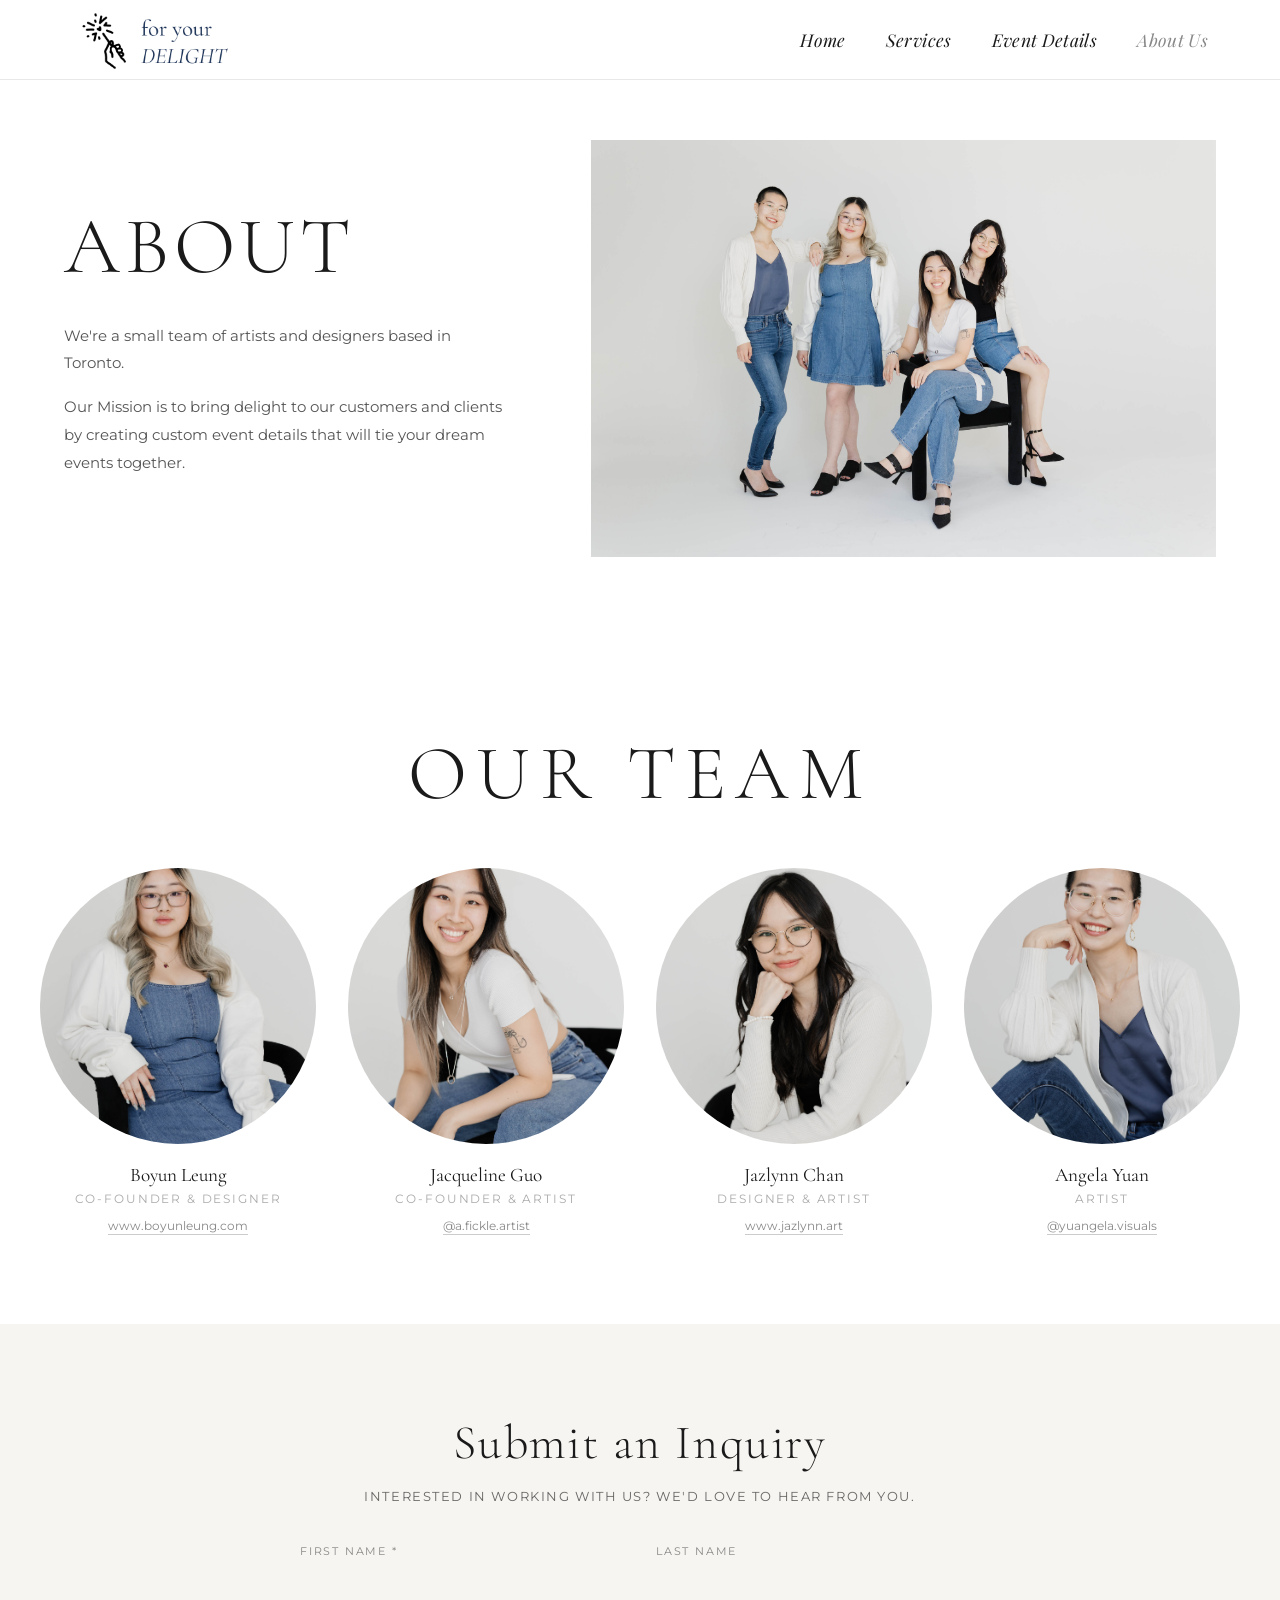
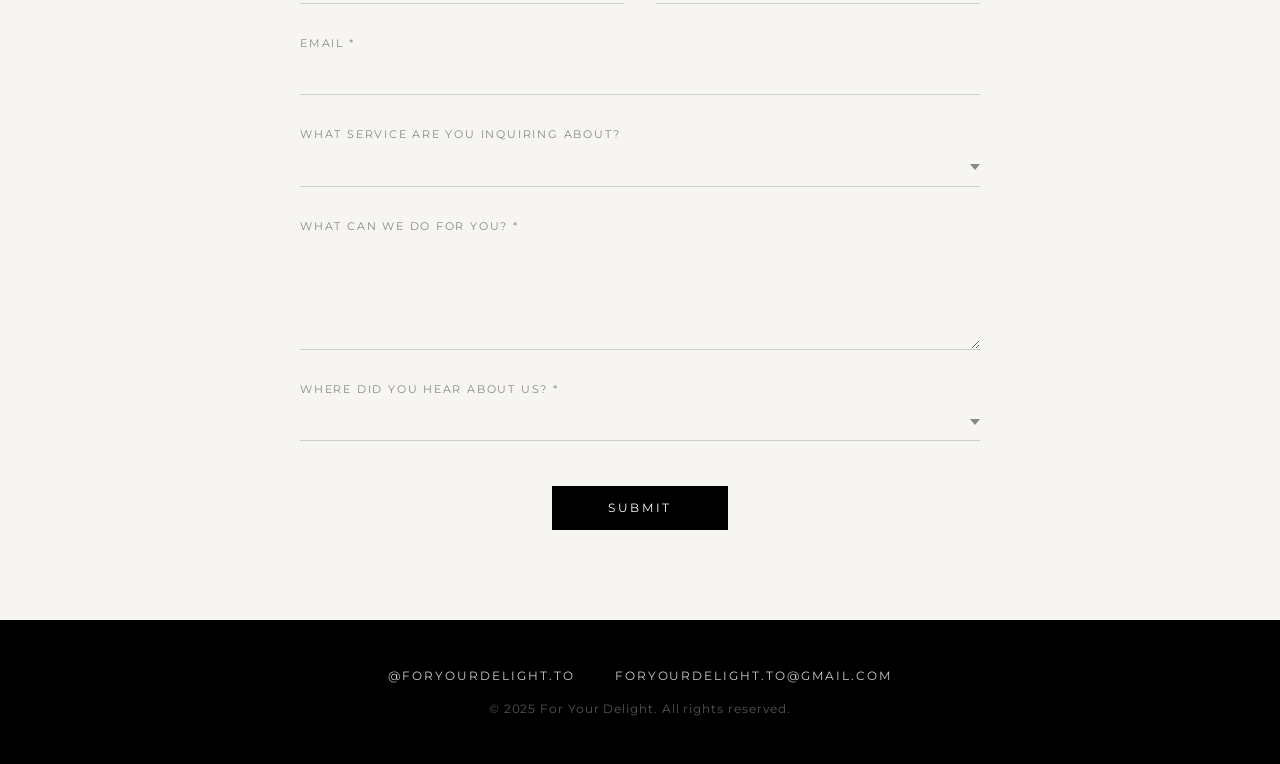
<file: about.html>
<!DOCTYPE html>
<html lang="en">
<head>
  <meta charset="UTF-8">
  <meta name="viewport" content="width=device-width, initial-scale=1.0">
  <title>About Us | For Your Delight</title>
  <meta name="description" content="We're a small team of artists and designers based in Toronto, dedicated to creating custom event details.">
  <link rel="stylesheet" href="css/style.css">
</head>
<body>

  <!-- Navigation -->
  <nav>
    <div class="nav-inner">
      <a href="index.html" class="nav-logo">
        <img
          src="assets/images/logo.png"
          alt="For Your Delight"
          onerror="this.style.display='none'; this.parentElement.querySelector('.nav-logo-text').style.display='block'"
        >
        <span class="nav-logo-text" style="display:none">for your delight</span>
      </a>
      <button class="nav-toggle" id="navToggle" aria-label="Toggle menu" aria-expanded="false">
        <span></span><span></span><span></span>
      </button>
      <ul class="nav-links" id="navLinks">
        <li><a href="index.html">Home</a></li>
        <li><a href="services.html">Services</a></li>
        <li><a href="event-details.html">Event Details</a></li>
        <li><a href="about.html" class="active">About Us</a></li>
      </ul>
    </div>
  </nav>

  <!-- About Split Hero -->
  <section class="about-split">
    <div class="about-split-inner">
      <div class="about-split-text">
        <h1>About</h1>
        <p>We're a small team of artists and designers based in Toronto.</p>
        <p>Our Mission is to bring delight to our customers and clients by creating custom event details that will tie your dream events together.</p>
      </div>
      <div class="about-split-photo">
        <img src="assets/images/team-photo.jpg" alt="For Your Delight team" loading="lazy">
      </div>
    </div>
  </section>

  <!-- Team -->
  <section class="section">
    <div class="section-inner">
      <h2 class="section-title" style="font-size: clamp(2.5rem, 6vw, 5rem); letter-spacing: 0.12em; text-transform: uppercase; margin-bottom: 3rem;">Our Team</h2>
      <div class="team-grid">

        <div class="team-member">
          <img class="team-photo" src="assets/images/team-boyun.jpg" alt="Boyun Leung">
          <h3>Boyun Leung</h3>
          <p class="role">Co-founder &amp; Designer</p>
          <a href="https://www.boyunleung.com" target="_blank" rel="noopener noreferrer">www.boyunleung.com</a>
        </div>

        <div class="team-member">
          <img class="team-photo" src="assets/images/team-jacqueline.jpg" alt="Jacqueline Guo">
          <h3>Jacqueline Guo</h3>
          <p class="role">Co-founder &amp; Artist</p>
          <a href="https://www.instagram.com/a.fickle.artist/" target="_blank" rel="noopener noreferrer">@a.fickle.artist</a>
        </div>

        <div class="team-member">
          <img class="team-photo" src="assets/images/team-jazlynn.jpg" alt="Jazlynn Chan">
          <h3>Jazlynn Chan</h3>
          <p class="role">Designer &amp; Artist</p>
          <a href="https://www.jazlynn.art" target="_blank" rel="noopener noreferrer">www.jazlynn.art</a>
        </div>

        <div class="team-member">
          <img class="team-photo" src="assets/images/team-angela.jpg" alt="Angela Yuan">
          <h3>Angela Yuan</h3>
          <p class="role">Artist</p>
          <a href="https://www.instagram.com/yuangela.visuals" target="_blank" rel="noopener noreferrer">@yuangela.visuals</a>
        </div>

      </div>
    </div>
  </section>

  <!-- Inquiry Form -->
  <section class="section contact" id="inquiry">
    <div class="contact-inner">
      <h2 class="section-title">Submit an Inquiry</h2>
      <p class="contact-cta">Interested in working with us? We'd love to hear from you.</p>
      <form name="contact" method="POST" data-netlify="true" netlify-honeypot="bot-field" action="/thank-you.html">
        <input type="hidden" name="form-name" value="contact">
        <p hidden><label>Don't fill this out: <input name="bot-field"></label></p>
        <div class="form-row">
          <div class="form-group">
            <label for="first-name">First Name *</label>
            <input type="text" id="first-name" name="first-name" required>
          </div>
          <div class="form-group">
            <label for="last-name">Last Name</label>
            <input type="text" id="last-name" name="last-name">
          </div>
        </div>
        <div class="form-row">
          <div class="form-group full">
            <label for="email">Email *</label>
            <input type="email" id="email" name="email" required>
          </div>
        </div>
        <div class="form-row">
          <div class="form-group full">
            <label for="service">What service are you inquiring about?</label>
            <select id="service" name="service">
              <option value="" disabled selected></option>
              <option value="Wedding Packages">Wedding Packages</option>
              <option value="Custom Stationery">Custom Stationery</option>
              <option value="Live Painting">Live Painting</option>
              <option value="Party Favours">Party Favours</option>
              <option value="Other">Other (Specify Below)</option>
            </select>
          </div>
        </div>
        <div class="form-row">
          <div class="form-group full">
            <label for="message">What can we do for you? *</label>
            <textarea id="message" name="message" required></textarea>
          </div>
        </div>
        <div class="form-row">
          <div class="form-group full">
            <label for="referral">Where did you hear about us? *</label>
            <select id="referral" name="referral" required>
              <option value="" disabled selected></option>
              <option value="Instagram">Instagram</option>
              <option value="At an event (e.g. a wedding)">At an event (e.g. a wedding)</option>
              <option value="Through a friend">Through a friend</option>
              <option value="Google">Google</option>
              <option value="Other">Other</option>
            </select>
          </div>
        </div>
        <div class="form-submit">
          <button type="submit" class="btn">Submit</button>
        </div>
      </form>
    </div>
  </section>

  <!-- Footer -->
  <footer>
    <div class="footer-links">
      <a href="https://www.instagram.com/foryourdelight.to/" target="_blank" rel="noopener noreferrer">@foryourdelight.to</a>
      <a href="mailto:foryourdelight.to@gmail.com">foryourdelight.to@gmail.com</a>
    </div>
    <p class="footer-copy">&copy; 2025 For Your Delight. All rights reserved.</p>
  </footer>

  <script src="js/main.js"></script>
</body>
</html>
</file>
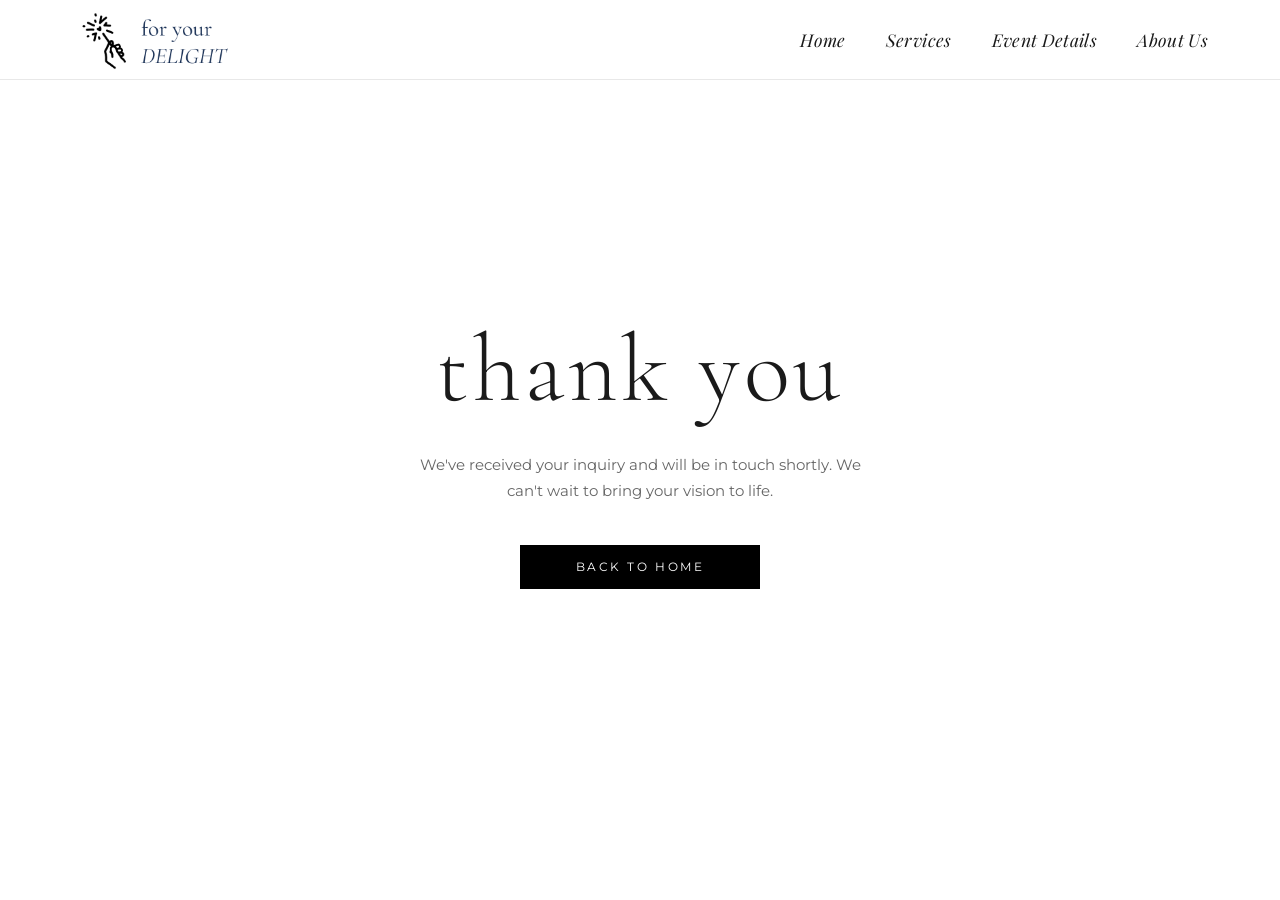
<file: thank-you.html>
<!DOCTYPE html>
<html lang="en">
<head>
  <meta charset="UTF-8">
  <meta name="viewport" content="width=device-width, initial-scale=1.0">
  <title>Thank You | For Your Delight</title>
  <link rel="stylesheet" href="css/style.css">
  <style>
    .thankyou {
      min-height: 100vh;
      display: flex;
      flex-direction: column;
      align-items: center;
      justify-content: center;
      text-align: center;
      padding: 2rem;
    }
    .thankyou h1 {
      font-family: 'Cormorant Garamond', serif;
      font-size: clamp(3rem, 8vw, 6rem);
      font-weight: 300;
      margin-bottom: 1.5rem;
      letter-spacing: 0.04em;
    }
    .thankyou p {
      font-size: 0.92rem;
      color: #666;
      line-height: 1.8;
      max-width: 480px;
      margin-bottom: 2.5rem;
    }
  </style>
</head>
<body>

  <nav>
    <div class="nav-inner">
      <a href="index.html" class="nav-logo">
        <img
          src="assets/images/logo.png"
          alt="For Your Delight"
          onerror="this.style.display='none'; this.parentElement.querySelector('.nav-logo-text').style.display='block'"
        >
        <span class="nav-logo-text" style="display:none">for your delight</span>
      </a>
      <ul class="nav-links">
        <li><a href="index.html">Home</a></li>
        <li><a href="services.html">Services</a></li>
        <li><a href="event-details.html">Event Details</a></li>
        <li><a href="about.html">About Us</a></li>
      </ul>
    </div>
  </nav>

  <div class="thankyou">
    <h1>thank you</h1>
    <p>We've received your inquiry and will be in touch shortly. We can't wait to bring your vision to life.</p>
    <a href="index.html" class="btn">Back to Home</a>
  </div>

  <script src="js/main.js"></script>
</body>
</html>
</file>
<file: css/style.css>
@import url('https://fonts.googleapis.com/css2?family=Cormorant+Garamond:ital,wght@0,300;0,400;0,500;1,300;1,400&family=Montserrat:wght@300;400;500&family=Playfair+Display:ital@1&display=swap');

*, *::before, *::after { box-sizing: border-box; margin: 0; padding: 0; }
html { font-size: 16px; scroll-behavior: smooth; }
body { font-family: 'Montserrat', sans-serif; color: #1a1a1a; background: #fff; }
img { display: block; max-width: 100%; }
a { color: inherit; text-decoration: none; }

/* ── Variables ─────────────────────────────────────── */
:root {
  --black: #000;
  --white: #fff;
  --cream: #f7f5f1;
  --mid: #e8e5df;
  --text-muted: #666;
  --nav-h: 80px;
  --serif: 'Cormorant Garamond', serif;
  --sans: 'Montserrat', sans-serif;
}

/* ── Navigation ────────────────────────────────────── */
nav {
  position: fixed;
  top: 0; left: 0; right: 0;
  z-index: 1000;
  background: var(--white);
  border-bottom: 1px solid #e8e8e8;
  height: var(--nav-h);
}
.nav-inner {
  max-width: 1200px;
  margin: 0 auto;
  padding: 0 2rem;
  height: 100%;
  display: flex;
  align-items: center;
  justify-content: space-between;
}
.nav-logo img {
  height: 170px;
  width: auto;
}
.nav-logo-text {
  font-family: var(--serif);
  font-size: 1.4rem;
  font-weight: 300;
  letter-spacing: 0.1em;
  color: var(--black);
}
.nav-links {
  display: flex;
  list-style: none;
  gap: 2.5rem;
}
.nav-links a {
  font-family: 'Playfair Display', serif;
  font-style: italic;
  font-size: 1.1rem;
  letter-spacing: 0.02em;
  color: #1a1a1a;
  transition: color 0.2s;
}
.nav-links a:hover,
.nav-links a.active { color: #888; }
.nav-toggle {
  display: none;
  flex-direction: column;
  gap: 6px;
  background: none;
  border: none;
  cursor: pointer;
  padding: 4px;
}
.nav-toggle span {
  display: block;
  width: 22px;
  height: 1px;
  background: var(--black);
  transition: all 0.3s;
}

/* ── Hero ──────────────────────────────────────────── */
.hero {
  min-height: 100vh;
  display: flex;
  flex-direction: column;
  align-items: center;
  justify-content: center;
  text-align: center;
  padding: calc(var(--nav-h) + 60px) 2rem 80px;
  background: var(--white);
}
.hero-location {
  font-size: 0.72rem;
  letter-spacing: 0.35em;
  text-transform: uppercase;
  color: #aaa;
  margin-bottom: 1.2rem;
}
.hero-title {
  font-family: var(--serif);
  font-size: clamp(4.5rem, 11vw, 10rem);
  font-weight: 300;
  letter-spacing: 0.04em;
  color: var(--black);
  line-height: 1;
  margin-bottom: 2rem;
}
.hero-tagline {
  font-size: 0.72rem;
  letter-spacing: 0.28em;
  text-transform: uppercase;
  color: #888;
  line-height: 2;
}

/* ── Sections shared ───────────────────────────────── */
.section { padding: 90px 2rem; }
.section-inner { max-width: 1200px; margin: 0 auto; }
.section-title {
  font-family: var(--serif);
  font-size: clamp(2rem, 4vw, 3rem);
  font-weight: 300;
  text-align: center;
  margin-bottom: 1rem;
  letter-spacing: 0.04em;
}
.section-subtitle {
  text-align: center;
  font-size: 0.88rem;
  color: var(--text-muted);
  line-height: 1.8;
  margin-bottom: 3.5rem;
  max-width: 600px;
  margin-left: auto;
  margin-right: auto;
}

/* ── Service Cards ─────────────────────────────────── */
.services-grid {
  display: grid;
  grid-template-columns: repeat(3, 1fr);
  gap: 3rem 2.5rem;
}
.service-card { text-align: center; }
.service-card-img {
  width: 100%;
  aspect-ratio: 4 / 5;
  object-fit: cover;
  background: var(--mid);
  margin-bottom: 1.8rem;
}
.service-card h3 {
  font-family: var(--serif);
  font-size: 1.55rem;
  font-weight: 300;
  margin-bottom: 1rem;
  letter-spacing: 0.03em;
}
.service-card p {
  font-size: 0.9rem;
  line-height: 1.9;
  color: #555;
  margin-bottom: 1.2rem;
}
.card-link {
  font-size: 0.72rem;
  letter-spacing: 0.2em;
  text-transform: uppercase;
  color: var(--black);
  border-bottom: 1px solid var(--black);
  padding-bottom: 2px;
  transition: color 0.2s, border-color 0.2s;
  display: inline-block;
}
.card-link:hover { color: #777; border-color: #777; }

/* ── Gallery Strip ─────────────────────────────────── */
.gallery { background: var(--cream); }
.gallery-grid {
  display: grid;
  grid-template-columns: repeat(4, 1fr);
}
.gallery-item {
  aspect-ratio: 3 / 4;
  overflow: hidden;
  position: relative;
}
.gallery-item img {
  width: 100%;
  height: 100%;
  object-fit: cover;
  transition: transform 0.5s ease;
}
.gallery-item:hover img { transform: scale(1.04); }
.gallery-label {
  position: absolute;
  bottom: 0; left: 0; right: 0;
  background: rgba(0,0,0,0.45);
  color: #fff;
  font-size: 0.72rem;
  letter-spacing: 0.12em;
  text-transform: uppercase;
  padding: 0.75rem 1rem;
  opacity: 0;
  transition: opacity 0.3s;
}
.gallery-item:hover .gallery-label { opacity: 1; }

/* ── Wide Image Section ────────────────────────────── */
.wide-image {
  width: 100%;
  height: 420px;
  object-fit: cover;
  object-position: center bottom;
  display: block;
}

/* ── Testimonial ───────────────────────────────────── */
.testimonial {
  padding: 90px 2rem;
  background: var(--white);
}
.testimonial-inner {
  max-width: 780px;
  margin: 0 auto;
  text-align: center;
}
.testimonial-inner blockquote {
  font-family: var(--serif);
  font-size: clamp(1.1rem, 2vw, 1.45rem);
  font-weight: 300;
  font-style: italic;
  line-height: 1.9;
  color: #1a1a1a;
  margin-bottom: 1.8rem;
}
.testimonial-inner blockquote::before { content: '\201C'; }
.testimonial-inner blockquote::after  { content: '\201D'; }
.testimonial-inner cite {
  font-size: 0.72rem;
  letter-spacing: 0.22em;
  text-transform: uppercase;
  color: #aaa;
  font-style: normal;
}

/* ── Contact / Form ────────────────────────────────── */
.contact { background: var(--cream); }
.contact-inner { max-width: 680px; margin: 0 auto; }
.contact-cta {
  text-align: center;
  font-size: 0.82rem;
  letter-spacing: 0.12em;
  text-transform: uppercase;
  color: var(--text-muted);
  margin-bottom: 2.5rem;
}
.form-row {
  display: grid;
  grid-template-columns: 1fr 1fr;
  gap: 0 2rem;
  margin-bottom: 2rem;
}
.form-group {
  display: flex;
  flex-direction: column;
  gap: 0.45rem;
}
.form-group.full { grid-column: 1 / -1; }
.form-group label {
  font-size: 0.7rem;
  letter-spacing: 0.16em;
  text-transform: uppercase;
  color: #888;
}
.form-group input,
.form-group select,
.form-group textarea {
  border: none;
  border-bottom: 1px solid #ccc;
  background: transparent;
  padding: 0.6rem 0;
  font-family: var(--sans);
  font-size: 0.92rem;
  color: #1a1a1a;
  outline: none;
  width: 100%;
  transition: border-color 0.2s;
  -webkit-appearance: none;
  border-radius: 0;
}
.form-group select {
  background-image: url("data:image/svg+xml,%3Csvg xmlns='http://www.w3.org/2000/svg' width='10' height='6'%3E%3Cpath d='M0 0l5 6 5-6z' fill='%23888'/%3E%3C/svg%3E");
  background-repeat: no-repeat;
  background-position: right 0 center;
  padding-right: 1rem;
  cursor: pointer;
}
.form-group textarea {
  resize: vertical;
  min-height: 110px;
  line-height: 1.6;
}
.form-group input:focus,
.form-group select:focus,
.form-group textarea:focus { border-bottom-color: var(--black); }
.form-submit {
  text-align: center;
  margin-top: 2.8rem;
}
.btn {
  display: inline-block;
  background: var(--black);
  color: var(--white);
  border: none;
  padding: 0.95rem 3.5rem;
  font-family: var(--sans);
  font-size: 0.72rem;
  letter-spacing: 0.22em;
  text-transform: uppercase;
  cursor: pointer;
  transition: background 0.25s;
}
.btn:hover { background: #333; }
.btn-outline {
  background: transparent;
  color: var(--black);
  border: 1px solid var(--black);
}
.btn-outline:hover { background: var(--black); color: var(--white); }

/* ── Page Hero (inner pages) ───────────────────────── */
.page-hero {
  padding: calc(var(--nav-h) + 70px) 2rem 60px;
  text-align: center;
  background: var(--white);
}
.page-hero h1 {
  font-family: var(--serif);
  font-size: clamp(2.5rem, 6vw, 5rem);
  font-weight: 300;
  letter-spacing: 0.04em;
  margin-bottom: 1rem;
}
.page-hero p {
  font-size: 0.88rem;
  color: var(--text-muted);
  line-height: 1.8;
  max-width: 540px;
  margin: 0 auto;
}

/* ── About Page ────────────────────────────────────── */
.about-split {
  padding: calc(var(--nav-h) + 60px) 4rem 80px;
  background: var(--white);
}
.about-split-inner {
  max-width: 1200px;
  margin: 0 auto;
  display: grid;
  grid-template-columns: 5fr 7fr;
  gap: 5rem;
  align-items: center;
}
.about-split-text h1 {
  font-family: var(--serif);
  font-size: clamp(4rem, 8vw, 80px);
  font-weight: 300;
  line-height: 1.1;
  text-transform: uppercase;
  letter-spacing: 0.06em;
  color: #1a1a1a;
  margin-bottom: 2rem;
}
.about-split-text p {
  font-size: 0.92rem;
  line-height: 1.9;
  color: #555;
  margin-bottom: 1rem;
}
.about-split-photo img {
  width: 100%;
  display: block;
  object-fit: cover;
}
.team-grid {
  display: grid;
  grid-template-columns: repeat(4, 1fr);
  gap: 2.5rem 2rem;
  margin-top: 1rem;
}
.team-member { text-align: center; }
.team-photo {
  width: 100%;
  aspect-ratio: 1 / 1;
  object-fit: cover;
  background: var(--mid);
  margin-bottom: 1.2rem;
  border-radius: 50%;
}
.team-photo-placeholder {
  width: 100%;
  aspect-ratio: 1 / 1;
  background: var(--mid);
  margin-bottom: 1.2rem;
  border-radius: 50%;
  display: flex;
  align-items: center;
  justify-content: center;
  font-family: var(--serif);
  font-size: 2rem;
  font-weight: 300;
  color: #888;
}
.team-member h3 {
  font-family: var(--serif);
  font-size: 1.2rem;
  font-weight: 400;
  margin-bottom: 0.3rem;
}
.team-member .role {
  font-size: 0.72rem;
  letter-spacing: 0.16em;
  text-transform: uppercase;
  color: #aaa;
  margin-bottom: 0.6rem;
}
.team-member a {
  font-size: 0.78rem;
  color: #888;
  border-bottom: 1px solid #ccc;
  padding-bottom: 1px;
  transition: color 0.2s, border-color 0.2s;
}
.team-member a:hover { color: #1a1a1a; border-color: #1a1a1a; }

/* ── Services Page ─────────────────────────────────── */
.service-feature {
  display: grid;
  grid-template-columns: 1fr 1fr;
  gap: 4rem;
  align-items: center;
}
.service-feature-text h2 {
  font-family: var(--serif);
  font-size: clamp(2rem, 4vw, 3rem);
  font-weight: 300;
  margin-bottom: 1.5rem;
  letter-spacing: 0.03em;
}
.service-feature-text p {
  font-size: 0.92rem;
  line-height: 1.9;
  color: #555;
  margin-bottom: 1.5rem;
}
.service-feature-img {
  width: 100%;
  aspect-ratio: 4 / 5;
  object-fit: cover;
  background: var(--mid);
}

/* ── Event labels ──────────────────────────────────── */
.event-label {
  font-size: 0.72rem;
  letter-spacing: 0.14em;
  text-transform: uppercase;
  color: var(--text-muted);
  text-align: center;
  margin-top: 0.6rem;
}

/* ── Footer ────────────────────────────────────────── */
footer {
  background: var(--black);
  color: var(--white);
  padding: 3rem 2rem;
  text-align: center;
}
.footer-links {
  display: flex;
  justify-content: center;
  gap: 2.5rem;
  margin-bottom: 1.2rem;
  flex-wrap: wrap;
}
.footer-links a {
  font-size: 0.78rem;
  letter-spacing: 0.16em;
  text-transform: uppercase;
  color: #ccc;
  transition: color 0.2s;
}
.footer-links a:hover { color: var(--white); }
.footer-copy {
  font-size: 0.72rem;
  color: #555;
  letter-spacing: 0.08em;
}

/* ── Responsive ────────────────────────────────────── */
@media (max-width: 900px) {
  .services-grid { grid-template-columns: 1fr 1fr; }
  .team-grid { grid-template-columns: repeat(2, 1fr); }
  .service-feature { grid-template-columns: 1fr; gap: 2rem; }
  .service-feature-img { aspect-ratio: 16 / 9; }
  .about-split-inner { grid-template-columns: 1fr; gap: 3rem; }
  .about-split { padding: calc(var(--nav-h) + 40px) 2rem 60px; }
  .about-split-text h1 { font-size: clamp(3.5rem, 10vw, 5rem); }
}
@media (max-width: 700px) {
  .nav-toggle { display: flex; }
  .nav-links {
    display: none;
    position: absolute;
    top: var(--nav-h);
    left: 0; right: 0;
    background: var(--white);
    flex-direction: column;
    align-items: center;
    padding: 2rem 1rem;
    gap: 1.8rem;
    border-bottom: 1px solid #e8e8e8;
    box-shadow: 0 4px 12px rgba(0,0,0,0.06);
  }
  .nav-links.open { display: flex; }
  .hero-title { font-size: 3.5rem; }
  .services-grid { grid-template-columns: 1fr; gap: 3rem; }
  .gallery-grid { grid-template-columns: repeat(2, 1fr); }
  .form-row { grid-template-columns: 1fr; }
  .team-grid { grid-template-columns: repeat(2, 1fr); }
  .wide-image { height: 260px; }
}
</file>
